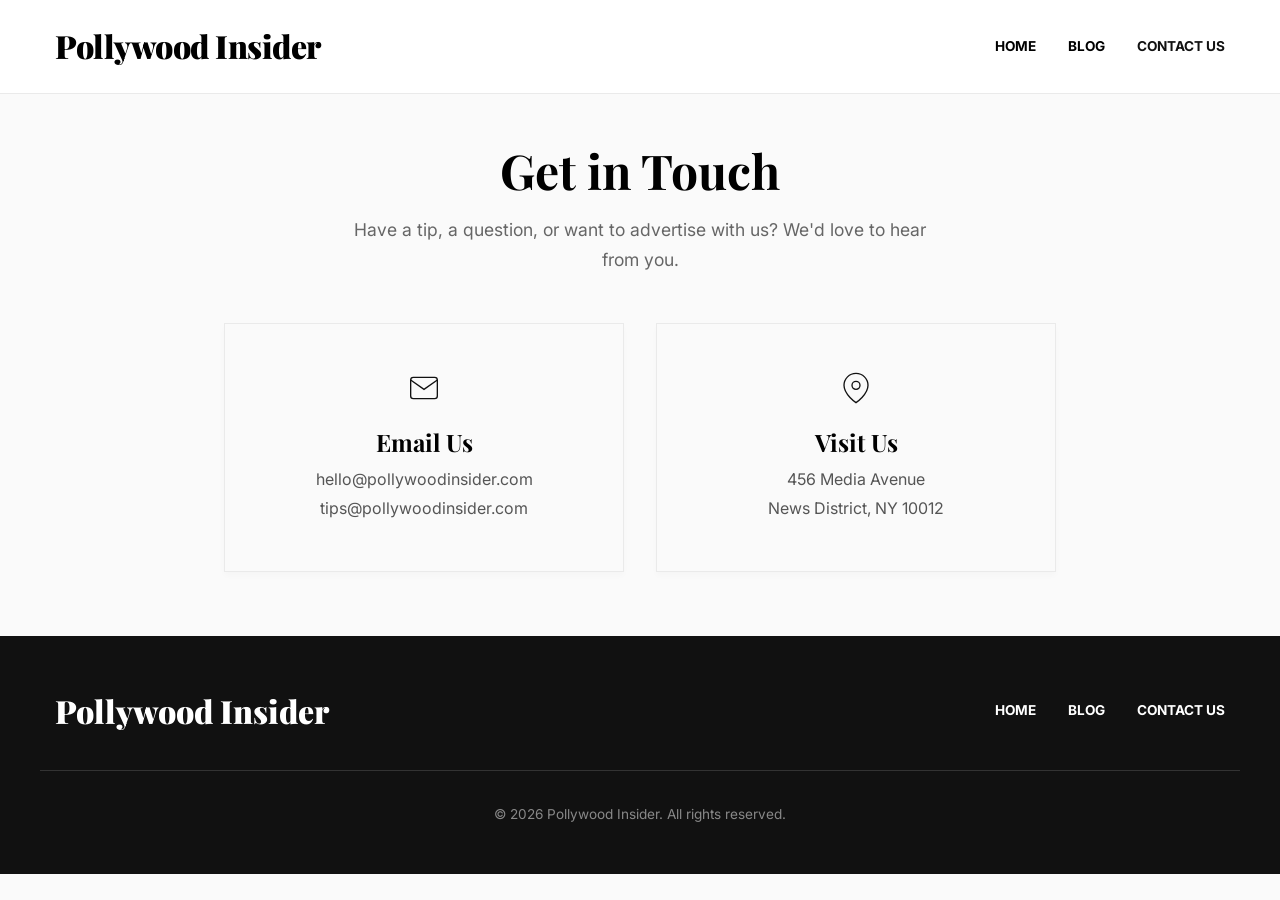
<file: contact.html>
<!DOCTYPE html>
<html lang="en">
<head>
    <meta charset="UTF-8">
    <meta name="viewport" content="width=device-width, initial-scale=1.0">
    <title>Contact Us - Pollywood Insider</title>
    <link rel="stylesheet" href="style.css">

    <!-- SEO Tags -->
    <meta property="og:title" content="Contact Us - Pollywood Insider">
    <meta property="og:description" content="Latest news from Pollywood Insider">
    <meta property="og:url" content="https://www.pollywoodinsider.in/contact.html">
    <meta property="og:type" content="article">
    <meta name="twitter:card" content="summary_large_image">
    <meta name="twitter:title" content="Contact Us - Pollywood Insider">
    <meta name="twitter:description" content="Latest news from Pollywood Insider">
    <link rel="canonical" href="https://www.pollywoodinsider.in/contact.html">
</head>
<body>
        <!-- Simple Header -->
    <header class="simple-header">
        <div class="header-container">
            <span class="logo">Pollywood Insider</span>
            <div class="hamburger" id="hamburger">
                <span></span>
                <span></span>
                <span></span>
            </div>
            <nav class="simple-nav" id="nav-menu">
                <a href="index.html" class="">HOME</a>
                <a href="blog.html" class="">BLOG</a>
                <a href="contact.html" class="active">CONTACT US</a>
            </nav>
        </div>
    </header>

    <!-- Main Content -->
    <main class="container">
        <section class="contact-hero">
            <h1 class="headline-serif" style="font-size: 3rem; margin-bottom: 1rem;">Get in Touch</h1>
            <p style="color: #666; font-size: 1.1rem; max-width: 600px; margin: 0 auto;">Have a tip, a question, or want to advertise with us? We'd love to hear from you.</p>
        </section>
        
        <section class="contact-cards">
            <div class="contact-card">
                <svg viewBox="0 0 24 24">
                    <path d="M4 4h16c1.1 0 2 .9 2 2v12c0 1.1-.9 2-2 2H4c-1.1 0-2-.9-2-2V6c0-1.1.9-2 2-2z"></path>
                    <polyline points="22,6 12,13 2,6"></polyline>
                </svg>
                <h3 class="headline-serif" style="font-size: 1.5rem; margin-bottom: 0.5rem;">Email Us</h3>
                <p style="color: #555; line-height: 1.8;">hello@pollywoodinsider.com<br>tips@pollywoodinsider.com</p>
            </div>
            
            <div class="contact-card">
                <svg viewBox="0 0 24 24">
                    <path d="M21 10c0 7-9 13-9 13s-9-6-9-13a9 9 0 0 1 18 0z"></path>
                    <circle cx="12" cy="10" r="3"></circle>
                </svg>
                <h3 class="headline-serif" style="font-size: 1.5rem; margin-bottom: 0.5rem;">Visit Us</h3>
                <p style="color: #555; line-height: 1.8;">456 Media Avenue<br>News District, NY 10012</p>
            </div>
        </section>
    </main>

        <!-- Simple Footer -->
    <footer class="simple-footer">
        <div class="footer-top">
            <span class="footer-logo">Pollywood Insider</span>
            <nav class="footer-nav">
                <a href="index.html">HOME</a>
                <a href="blog.html">BLOG</a>
                <a href="contact.html">CONTACT US</a>
            </nav>
        </div>
        <div class="footer-bottom">
            <p>&copy; 2026 Pollywood Insider. All rights reserved.</p>
        </div>
    </footer>

    <script>
        const hamburger = document.getElementById('hamburger');
        const navMenu = document.getElementById('nav-menu');
        if(hamburger) {
            hamburger.addEventListener('click', () => {
                navMenu.classList.toggle('show-nav');
            });
        }
    </script>
</body>
</html>
</file>
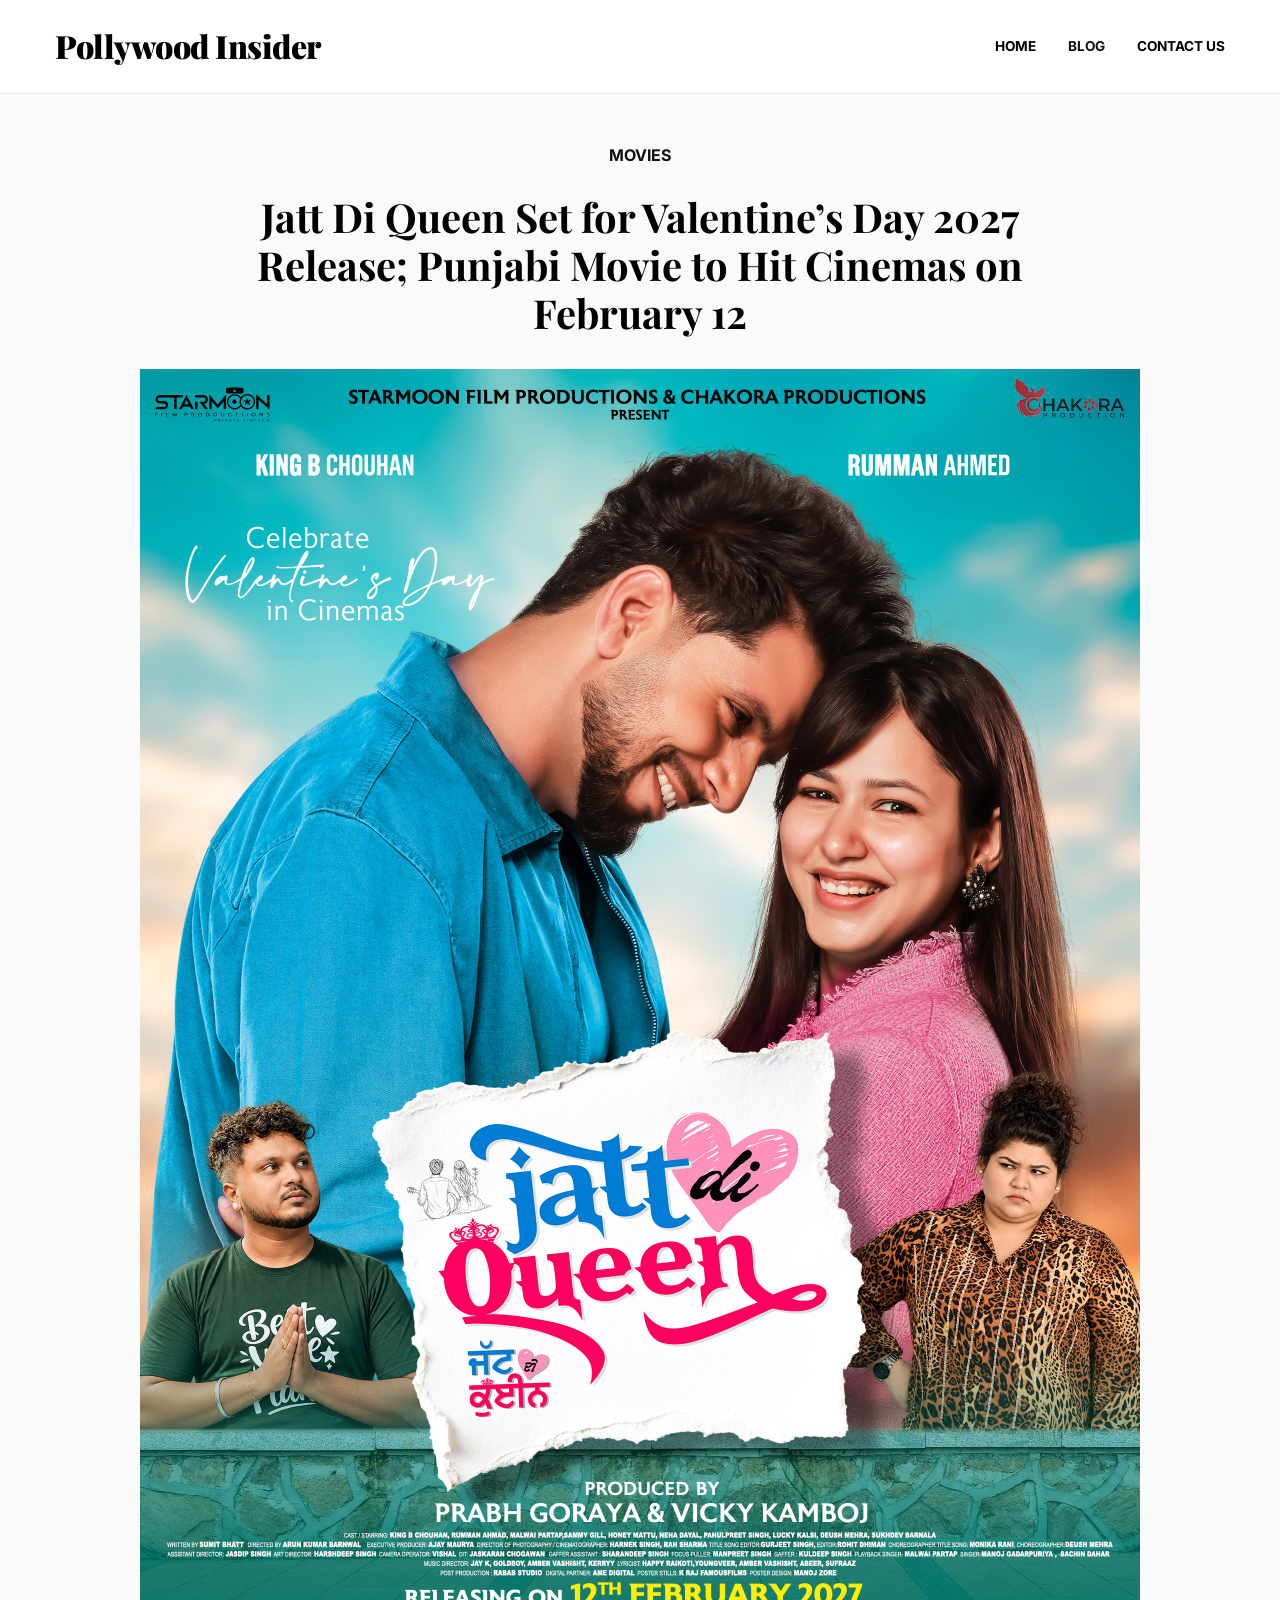
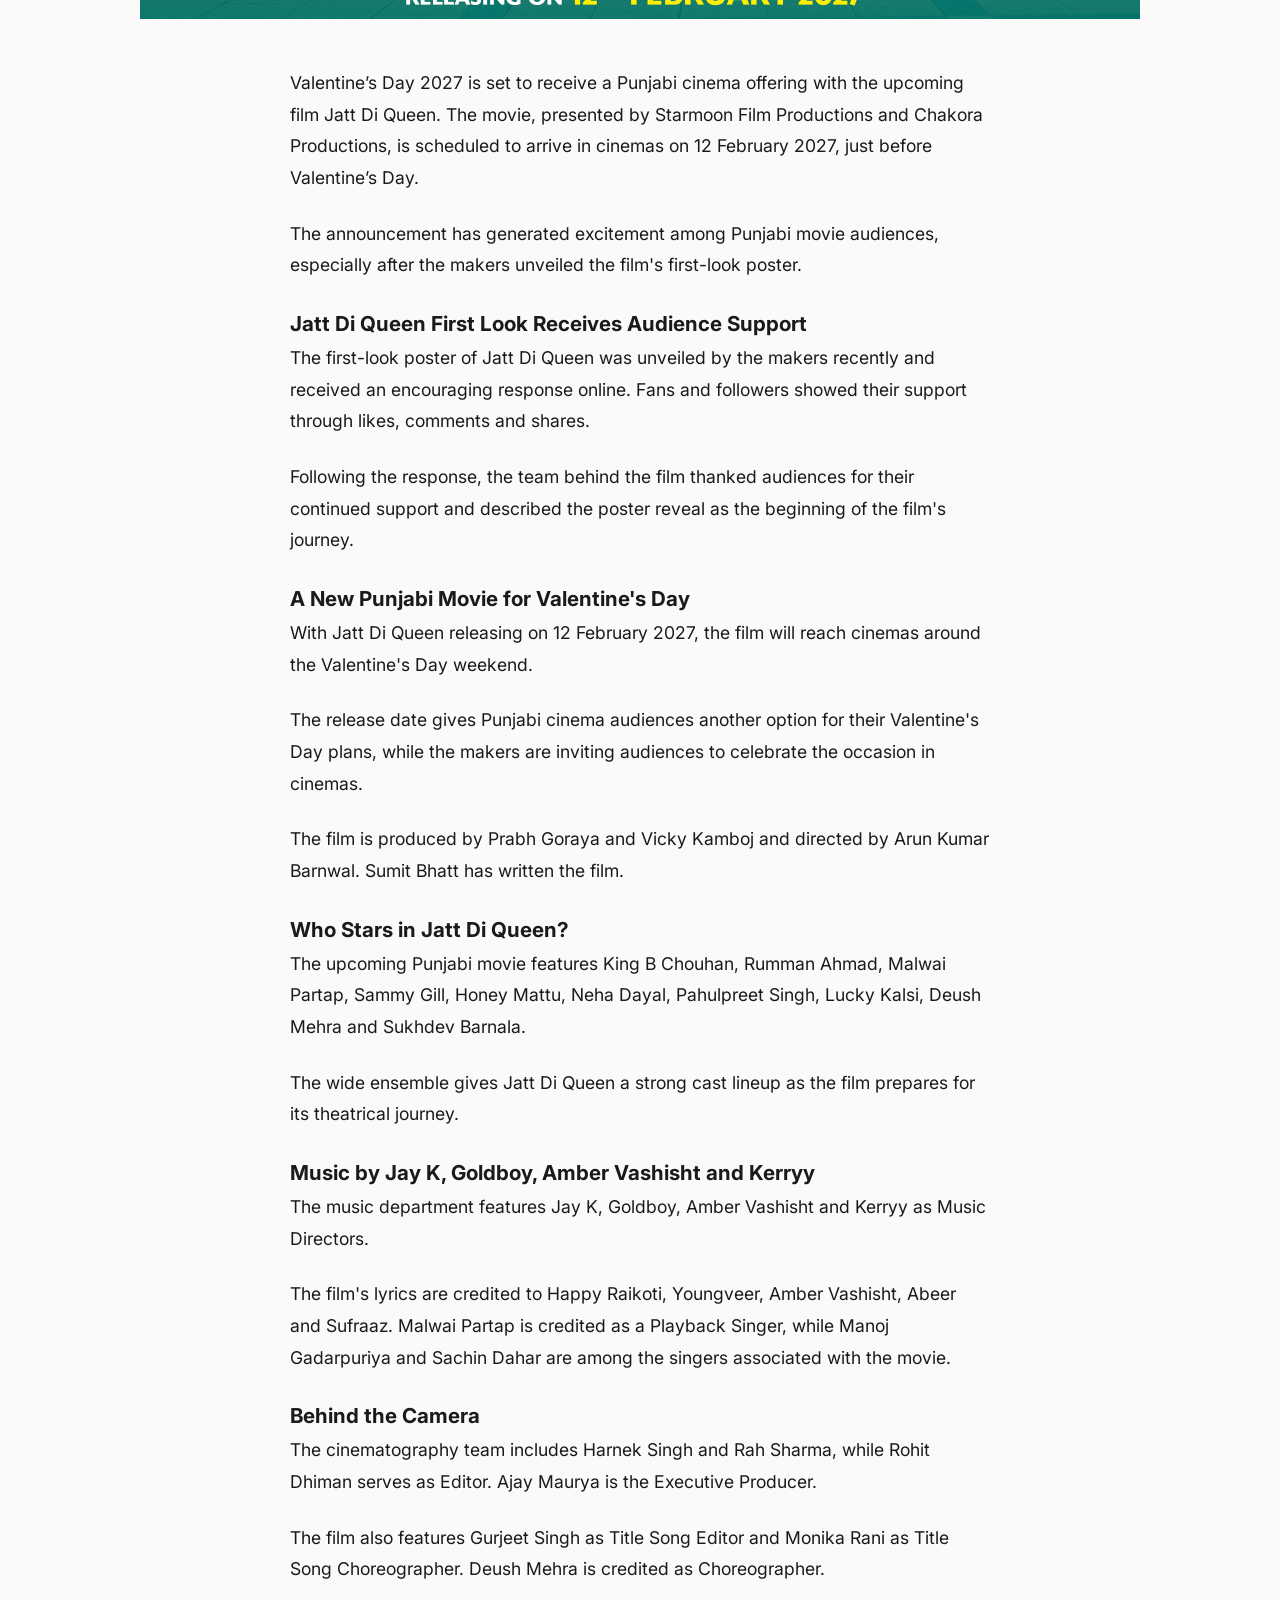
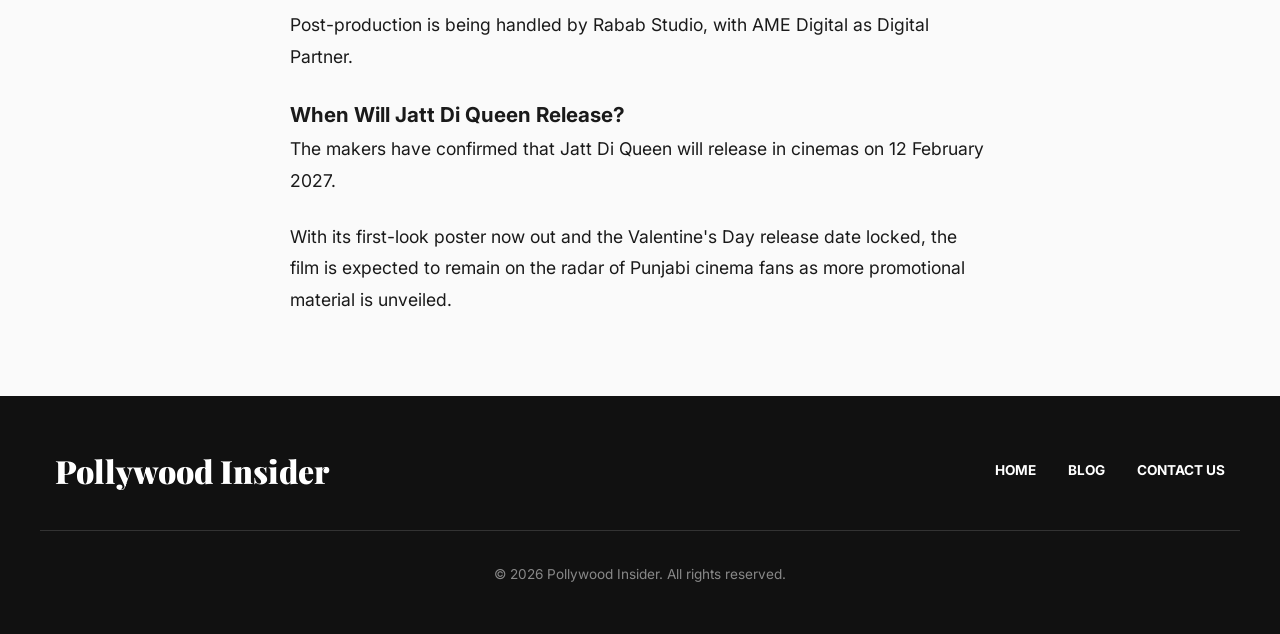
<file: jatt-di-queen-set-for-valentines-day-2027-release.html>
<!DOCTYPE html>
<html lang="en">
<head>
    <meta charset="UTF-8">
    <meta name="viewport" content="width=device-width, initial-scale=1.0">
    <title>Jatt Di Queen Set for Valentine’s Day 2027 Release; Punjabi Movie to Hit Cinemas on February 12 - Pollywood Insider</title>
    <link rel="stylesheet" href="style.css">

    <!-- SEO Tags -->
    <meta property="og:title" content="Jatt Di Queen Set for Valentine’s Day 2027 Release; Punjabi Movie to Hit Cinemas on February 12 - Pollywood Insider">
    <meta property="og:description" content="Valentine’s Day 2027 is set to receive a Punjabi cinema offering with the upcoming film Jatt Di Queen.">
    <meta property="og:url" content="https://www.pollywoodinsider.in/jatt-di-queen-set-for-valentines-day-2027-release.html">
    <meta property="og:type" content="article">
    <meta property="og:image" content="https://www.pollywoodinsider.in/assets/imgs/JATT%20DI%20QUEEN%20POSTER%202.jpg.jpeg">
    <meta name="twitter:card" content="summary_large_image">
    <meta name="twitter:title" content="Jatt Di Queen Set for Valentine’s Day 2027 Release">
    <meta name="twitter:description" content="Valentine’s Day 2027 is set to receive a Punjabi cinema offering with the upcoming film Jatt Di Queen.">
    <meta name="twitter:image" content="https://www.pollywoodinsider.in/assets/imgs/JATT%20DI%20QUEEN%20POSTER%202.jpg.jpeg">
    <link rel="canonical" href="https://www.pollywoodinsider.in/jatt-di-queen-set-for-valentines-day-2027-release.html">
</head>
<body>
        <!-- Simple Header -->
    <header class="simple-header">
        <div class="header-container">
            <span class="logo">Pollywood Insider</span>
            <div class="hamburger" id="hamburger">
                <span></span>
                <span></span>
                <span></span>
            </div>
            <nav class="simple-nav" id="nav-menu">
                <a href="index.html" class="">HOME</a>
                <a href="blog.html" class="active">BLOG</a>
                <a href="contact.html" class="">CONTACT US</a>
            </nav>
        </div>
    </header>

    <!-- Main Content -->
    <main class="container">
        <div class="article-header">
            <div class="hero-meta" style="justify-content: center; display: flex; margin-bottom: 1.5rem; text-transform: uppercase; font-weight: bold; color: #111;">MOVIES</div>
            <h1 class="headline-serif">Jatt Di Queen Set for Valentine’s Day 2027 Release; Punjabi Movie to Hit Cinemas on February 12</h1>
            
        </div>
        
        <div class="article-image">
            <img src="assets/imgs/JATT%20DI%20QUEEN%20POSTER%202.jpg.jpeg" alt="Jatt Di Queen Poster" style="width: 100%; height: auto; display: block;">
        </div>

        <div class="article-content">
            <p>Valentine’s Day 2027 is set to receive a Punjabi cinema offering with the upcoming film Jatt Di Queen. The movie, presented by Starmoon Film Productions and Chakora Productions, is scheduled to arrive in cinemas on 12 February 2027, just before Valentine’s Day.</p>
            <p>The announcement has generated excitement among Punjabi movie audiences, especially after the makers unveiled the film's first-look poster.</p>

            <h3>Jatt Di Queen First Look Receives Audience Support</h3>
            <p>The first-look poster of Jatt Di Queen was unveiled by the makers recently and received an encouraging response online. Fans and followers showed their support through likes, comments and shares.</p>
            <p>Following the response, the team behind the film thanked audiences for their continued support and described the poster reveal as the beginning of the film's journey.</p>

            <h3>A New Punjabi Movie for Valentine's Day</h3>
            <p>With Jatt Di Queen releasing on 12 February 2027, the film will reach cinemas around the Valentine's Day weekend.</p>
            <p>The release date gives Punjabi cinema audiences another option for their Valentine's Day plans, while the makers are inviting audiences to celebrate the occasion in cinemas.</p>
            <p>The film is produced by Prabh Goraya and Vicky Kamboj and directed by Arun Kumar Barnwal. Sumit Bhatt has written the film.</p>

            <h3>Who Stars in Jatt Di Queen?</h3>
            <p>The upcoming Punjabi movie features King B Chouhan, Rumman Ahmad, Malwai Partap, Sammy Gill, Honey Mattu, Neha Dayal, Pahulpreet Singh, Lucky Kalsi, Deush Mehra and Sukhdev Barnala.</p>
            <p>The wide ensemble gives Jatt Di Queen a strong cast lineup as the film prepares for its theatrical journey.</p>

            <h3>Music by Jay K, Goldboy, Amber Vashisht and Kerryy</h3>
            <p>The music department features Jay K, Goldboy, Amber Vashisht and Kerryy as Music Directors.</p>
            <p>The film's lyrics are credited to Happy Raikoti, Youngveer, Amber Vashisht, Abeer and Sufraaz. Malwai Partap is credited as a Playback Singer, while Manoj Gadarpuriya and Sachin Dahar are among the singers associated with the movie.</p>

            <h3>Behind the Camera</h3>
            <p>The cinematography team includes Harnek Singh and Rah Sharma, while Rohit Dhiman serves as Editor. Ajay Maurya is the Executive Producer.</p>
            <p>The film also features Gurjeet Singh as Title Song Editor and Monika Rani as Title Song Choreographer. Deush Mehra is credited as Choreographer.</p>
            <p>Post-production is being handled by Rabab Studio, with AME Digital as Digital Partner.</p>

            <h3>When Will Jatt Di Queen Release?</h3>
            <p>The makers have confirmed that Jatt Di Queen will release in cinemas on 12 February 2027.</p>
            <p>With its first-look poster now out and the Valentine's Day release date locked, the film is expected to remain on the radar of Punjabi cinema fans as more promotional material is unveiled.</p>
        </div>
    </main>

        <!-- Simple Footer -->
    <footer class="simple-footer">
        <div class="footer-top">
            <span class="footer-logo">Pollywood Insider</span>
            <nav class="footer-nav">
                <a href="index.html">HOME</a>
                <a href="blog.html">BLOG</a>
                <a href="contact.html">CONTACT US</a>
            </nav>
        </div>
        <div class="footer-bottom">
            <p>&copy; 2026 Pollywood Insider. All rights reserved.</p>
        </div>
    </footer>

    <script>
        const hamburger = document.getElementById('hamburger');
        const navMenu = document.getElementById('nav-menu');
        if(hamburger) {
            hamburger.addEventListener('click', () => {
                navMenu.classList.toggle('show-nav');
            });
        }
    </script>
</body>
</html>
</file>
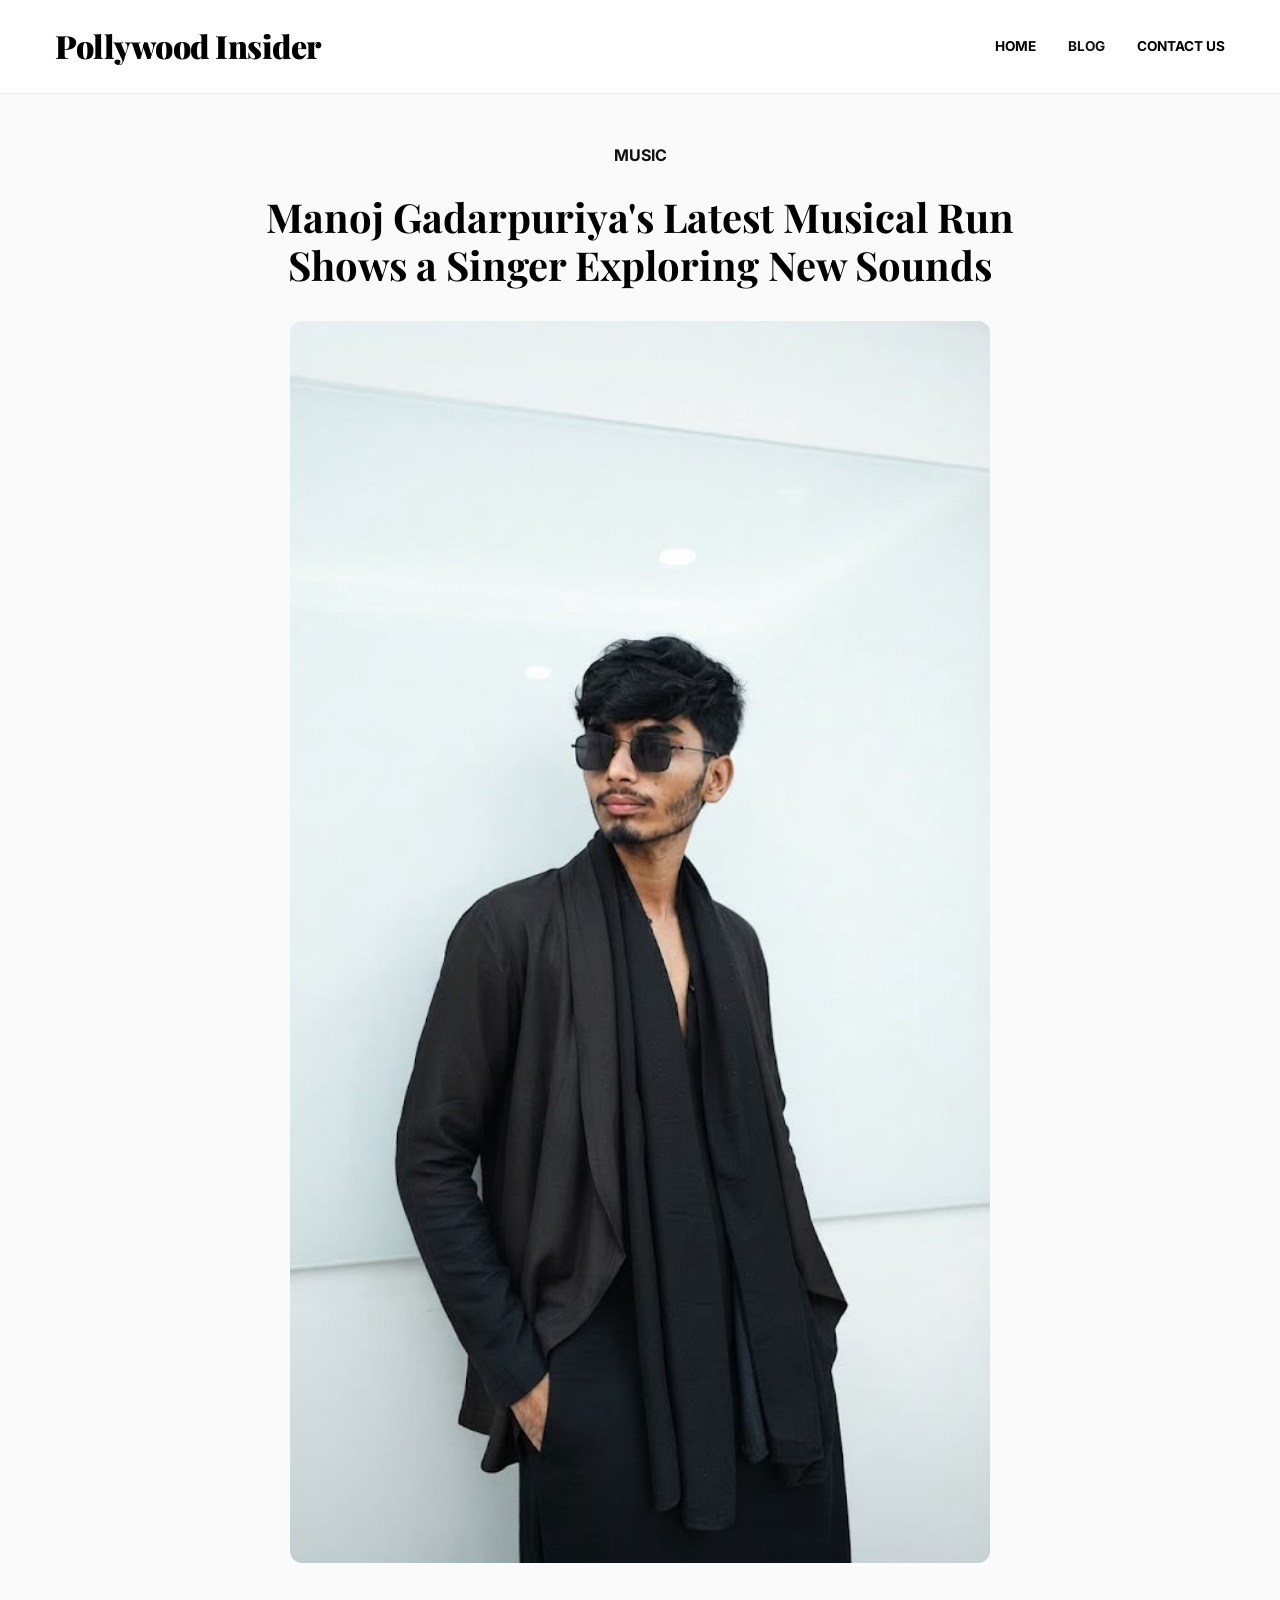
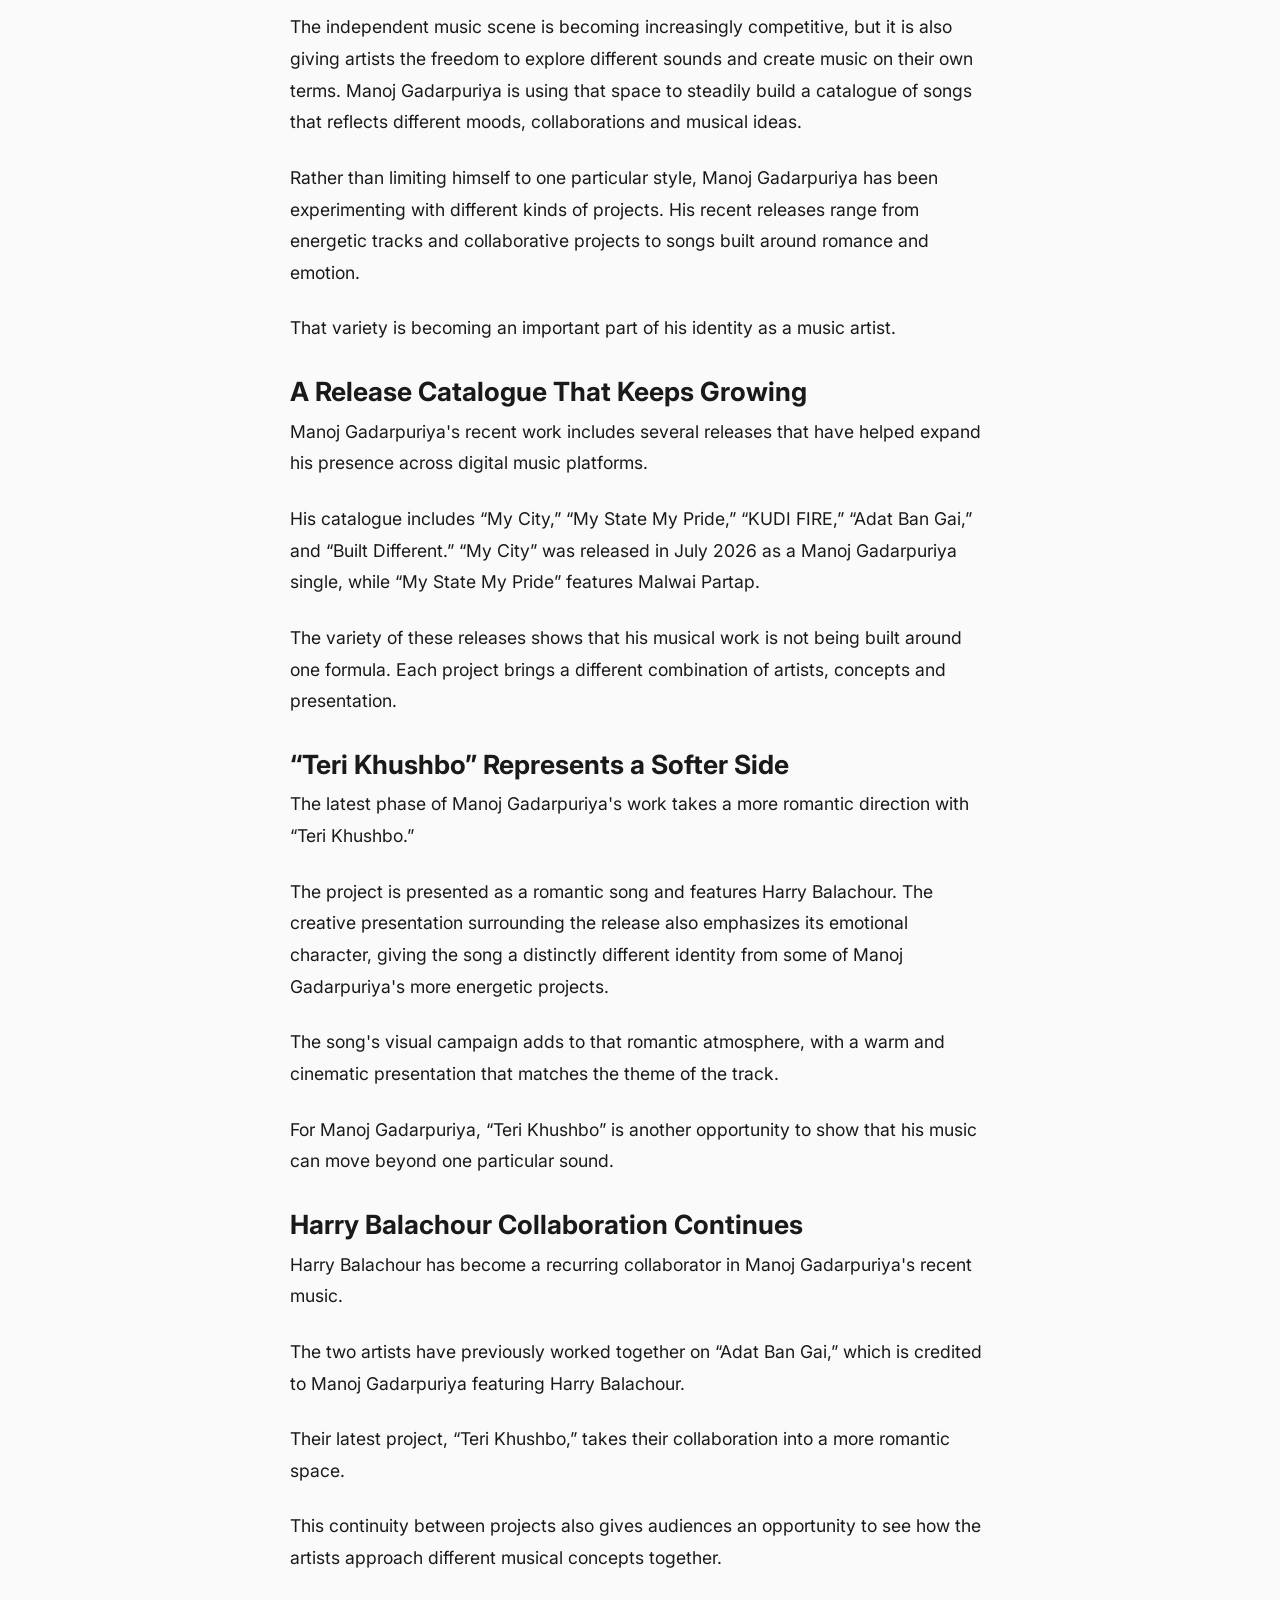
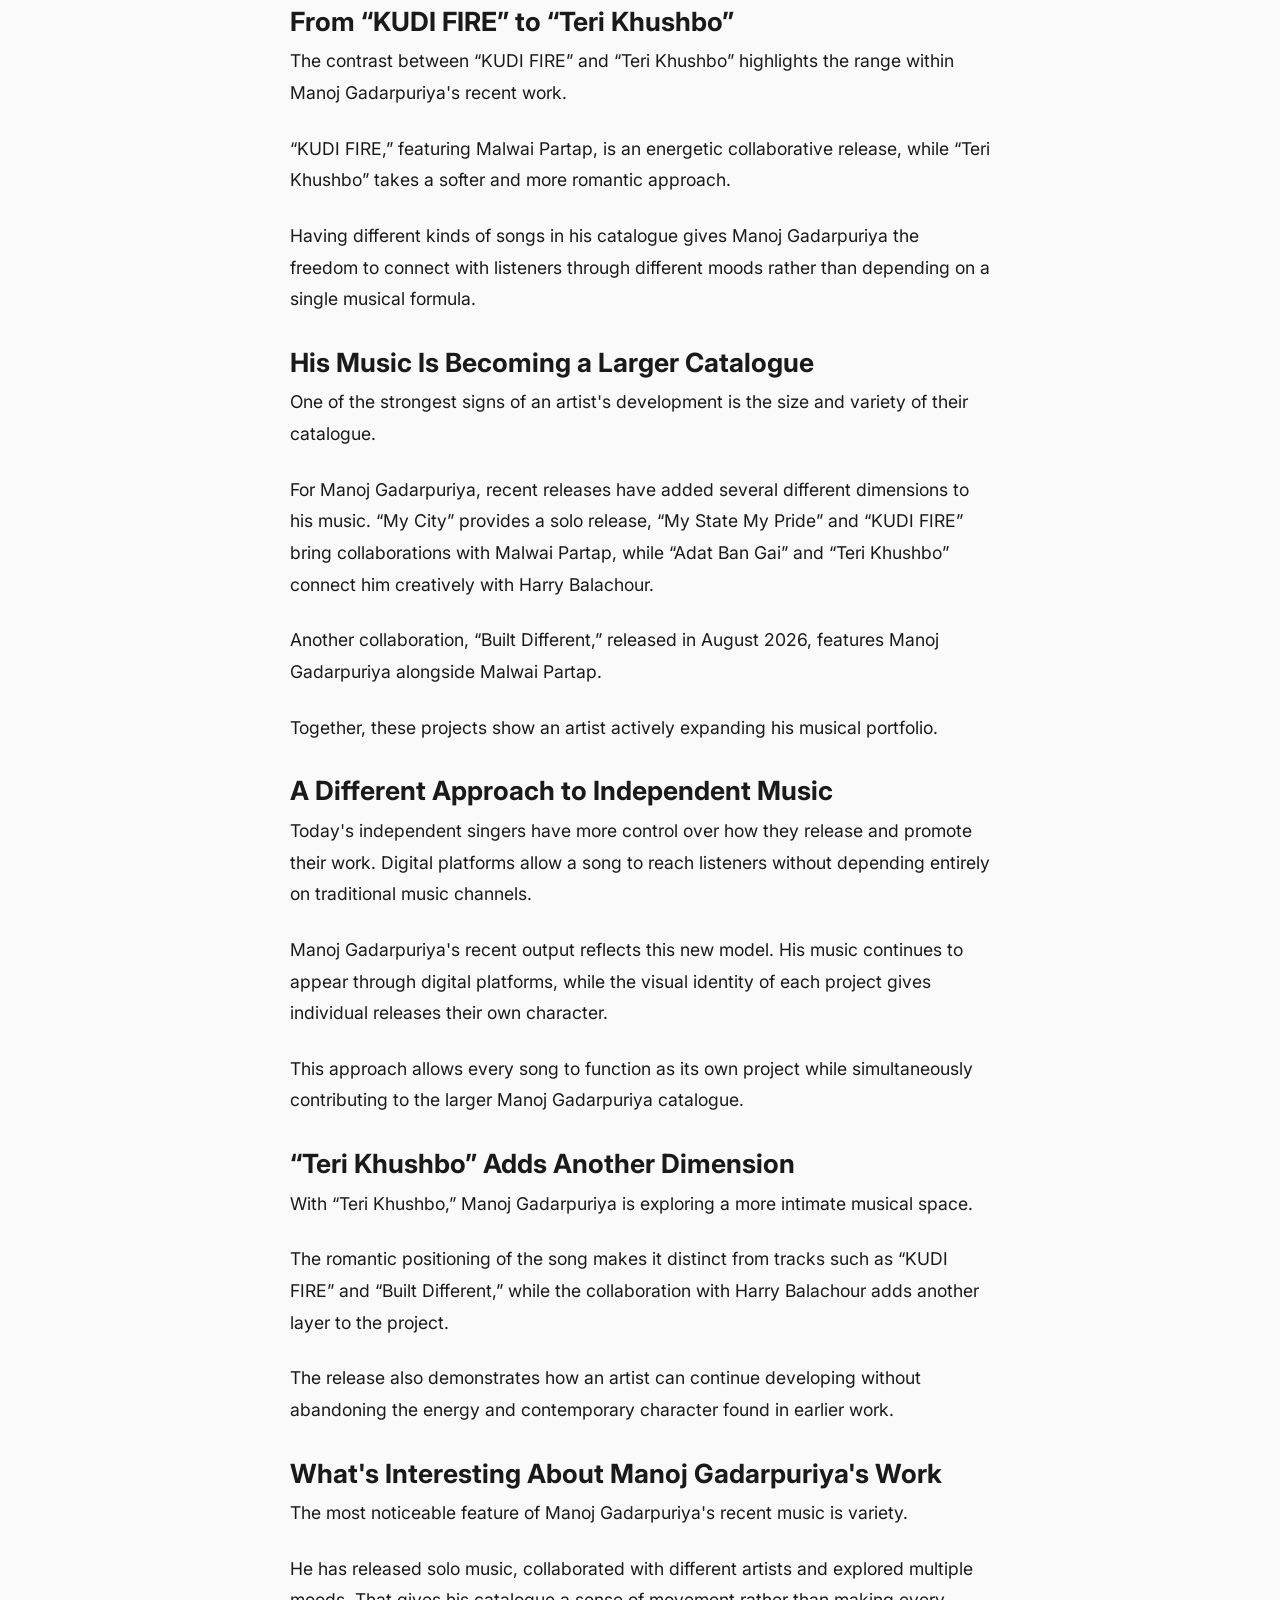
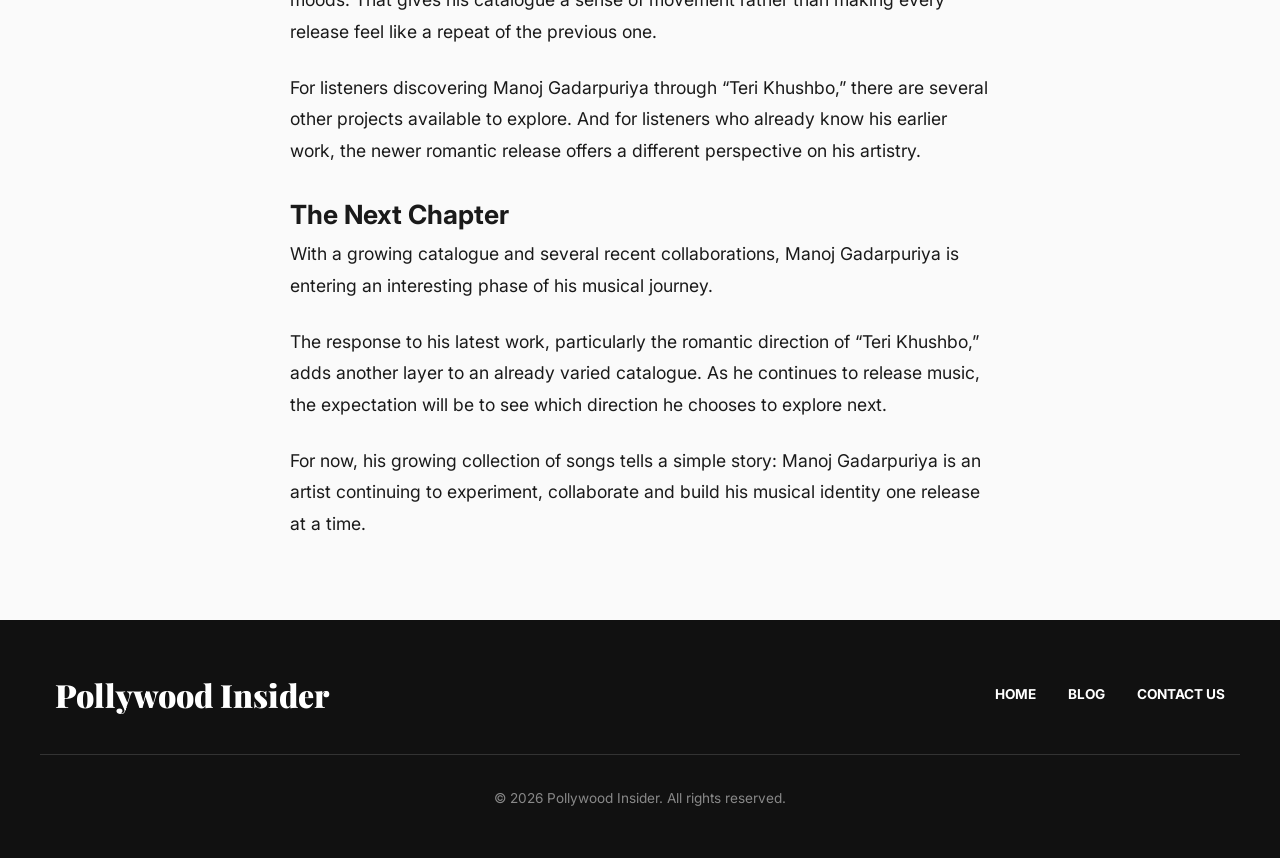
<file: manoj-gadarpuriya-songs-teri-khushbo-latest-music-new-releases.html>
<!DOCTYPE html>
<html lang="en">
<head>
    <meta charset="UTF-8">
    <meta name="viewport" content="width=device-width, initial-scale=1.0">
    <title>Manoj Gadarpuriya Songs: Teri Khushbo, Latest Music & New Releases</title>
    <meta name="description" content="Explore Manoj Gadarpuriya's latest music, including Teri Khushbo, My City, KUDI FIRE, Adat Ban Gai, My State My Pride and his recent collaborations.">
    <meta name="keywords" content="Manoj Gadarpuriya, Manoj Gadarpuriya songs, Manoj Gadarpuriya singer, Manoj Gadarpuriya music, Manoj Gadarpuriya latest song, Manoj Gadarpuriya new song, Manoj Gadarpuriya Teri Khushbo, Teri Khushbo song, Manoj Gadarpuriya KUDI FIRE, Manoj Gadarpuriya My City, Manoj Gadarpuriya Adat Ban Gai, Manoj Gadarpuriya latest music.">
    <link rel="stylesheet" href="style.css?v=4">

    <!-- SEO Tags -->
    <meta property="og:title" content="Manoj Gadarpuriya Songs: Teri Khushbo, Latest Music & New Releases">
    <meta property="og:description" content="Explore Manoj Gadarpuriya's latest music, including Teri Khushbo, My City, KUDI FIRE, Adat Ban Gai, My State My Pride and his recent collaborations.">
    <meta property="og:url" content="https://www.pollywoodinsider.in/manoj-gadarpuriya-songs-teri-khushbo-latest-music-new-releases.html">
    <meta property="og:type" content="article">
    <meta name="twitter:card" content="summary_large_image">
    <meta name="twitter:title" content="Manoj Gadarpuriya Songs: Teri Khushbo, Latest Music & New Releases">
    <meta name="twitter:description" content="Explore Manoj Gadarpuriya's latest music, including Teri Khushbo, My City, KUDI FIRE, Adat Ban Gai, My State My Pride and his recent collaborations.">
    <link rel="canonical" href="https://www.pollywoodinsider.in/manoj-gadarpuriya-songs-teri-khushbo-latest-music-new-releases.html">
</head>
<body>
        <!-- Simple Header -->
    <header class="simple-header">
        <div class="header-container">
            <span class="logo">Pollywood Insider</span>
            <div class="hamburger" id="hamburger">
                <span></span>
                <span></span>
                <span></span>
            </div>
            <nav class="simple-nav" id="nav-menu">
                <a href="index.html" class="">HOME</a>
                <a href="blog.html" class="active">BLOG</a>
                <a href="contact.html" class="">CONTACT US</a>
            </nav>
        </div>
    </header>

    <!-- Main Content -->
    <main class="container">
        <div class="article-header">
            <div class="hero-meta" style="justify-content: center; display: flex; margin-bottom: 1.5rem; text-transform: uppercase; font-weight: bold; color: #111;">MUSIC</div>
            <h1 class="headline-serif">Manoj Gadarpuriya's Latest Musical Run Shows a Singer Exploring New Sounds</h1>
            
        </div>
        
        <div class="article-content">
            <img src="assets/imgs/manoj-gadarpuriya3.jpeg" alt="Manoj Gadarpuriya" class="blog-post-image">
            <p>The independent music scene is becoming increasingly competitive, but it is also giving artists the freedom to explore different sounds and create music on their own terms. Manoj Gadarpuriya is using that space to steadily build a catalogue of songs that reflects different moods, collaborations and musical ideas.</p>
            
            <p>Rather than limiting himself to one particular style, Manoj Gadarpuriya has been experimenting with different kinds of projects. His recent releases range from energetic tracks and collaborative projects to songs built around romance and emotion.</p>
            
            <p>That variety is becoming an important part of his identity as a music artist.</p>
            
            <h2>A Release Catalogue That Keeps Growing</h2>
            <p>Manoj Gadarpuriya's recent work includes several releases that have helped expand his presence across digital music platforms.</p>
            <p>His catalogue includes “My City,” “My State My Pride,” “KUDI FIRE,” “Adat Ban Gai,” and “Built Different.” “My City” was released in July 2026 as a Manoj Gadarpuriya single, while “My State My Pride” features Malwai Partap.</p>
            <p>The variety of these releases shows that his musical work is not being built around one formula. Each project brings a different combination of artists, concepts and presentation.</p>
            
            <h2>“Teri Khushbo” Represents a Softer Side</h2>
            <p>The latest phase of Manoj Gadarpuriya's work takes a more romantic direction with “Teri Khushbo.”</p>
            <p>The project is presented as a romantic song and features Harry Balachour. The creative presentation surrounding the release also emphasizes its emotional character, giving the song a distinctly different identity from some of Manoj Gadarpuriya's more energetic projects.</p>
            <p>The song's visual campaign adds to that romantic atmosphere, with a warm and cinematic presentation that matches the theme of the track.</p>
            <p>For Manoj Gadarpuriya, “Teri Khushbo” is another opportunity to show that his music can move beyond one particular sound.</p>
            
            <h2>Harry Balachour Collaboration Continues</h2>
            <p>Harry Balachour has become a recurring collaborator in Manoj Gadarpuriya's recent music.</p>
            <p>The two artists have previously worked together on “Adat Ban Gai,” which is credited to Manoj Gadarpuriya featuring Harry Balachour.</p>
            <p>Their latest project, “Teri Khushbo,” takes their collaboration into a more romantic space.</p>
            <p>This continuity between projects also gives audiences an opportunity to see how the artists approach different musical concepts together.</p>
            
            <h2>From “KUDI FIRE” to “Teri Khushbo”</h2>
            <p>The contrast between “KUDI FIRE” and “Teri Khushbo” highlights the range within Manoj Gadarpuriya's recent work.</p>
            <p>“KUDI FIRE,” featuring Malwai Partap, is an energetic collaborative release, while “Teri Khushbo” takes a softer and more romantic approach.</p>
            <p>Having different kinds of songs in his catalogue gives Manoj Gadarpuriya the freedom to connect with listeners through different moods rather than depending on a single musical formula.</p>
            
            <h2>His Music Is Becoming a Larger Catalogue</h2>
            <p>One of the strongest signs of an artist's development is the size and variety of their catalogue.</p>
            <p>For Manoj Gadarpuriya, recent releases have added several different dimensions to his music. “My City” provides a solo release, “My State My Pride” and “KUDI FIRE” bring collaborations with Malwai Partap, while “Adat Ban Gai” and “Teri Khushbo” connect him creatively with Harry Balachour.</p>
            <p>Another collaboration, “Built Different,” released in August 2026, features Manoj Gadarpuriya alongside Malwai Partap.</p>
            <p>Together, these projects show an artist actively expanding his musical portfolio.</p>
            
            <h2>A Different Approach to Independent Music</h2>
            <p>Today's independent singers have more control over how they release and promote their work. Digital platforms allow a song to reach listeners without depending entirely on traditional music channels.</p>
            <p>Manoj Gadarpuriya's recent output reflects this new model. His music continues to appear through digital platforms, while the visual identity of each project gives individual releases their own character.</p>
            <p>This approach allows every song to function as its own project while simultaneously contributing to the larger Manoj Gadarpuriya catalogue.</p>
            
            <h2>“Teri Khushbo” Adds Another Dimension</h2>
            <p>With “Teri Khushbo,” Manoj Gadarpuriya is exploring a more intimate musical space.</p>
            <p>The romantic positioning of the song makes it distinct from tracks such as “KUDI FIRE” and “Built Different,” while the collaboration with Harry Balachour adds another layer to the project.</p>
            <p>The release also demonstrates how an artist can continue developing without abandoning the energy and contemporary character found in earlier work.</p>
            
            <h2>What's Interesting About Manoj Gadarpuriya's Work</h2>
            <p>The most noticeable feature of Manoj Gadarpuriya's recent music is variety.</p>
            <p>He has released solo music, collaborated with different artists and explored multiple moods. That gives his catalogue a sense of movement rather than making every release feel like a repeat of the previous one.</p>
            <p>For listeners discovering Manoj Gadarpuriya through “Teri Khushbo,” there are several other projects available to explore. And for listeners who already know his earlier work, the newer romantic release offers a different perspective on his artistry.</p>
            
            <h2>The Next Chapter</h2>
            <p>With a growing catalogue and several recent collaborations, Manoj Gadarpuriya is entering an interesting phase of his musical journey.</p>
            <p>The response to his latest work, particularly the romantic direction of “Teri Khushbo,” adds another layer to an already varied catalogue. As he continues to release music, the expectation will be to see which direction he chooses to explore next.</p>
            <p>For now, his growing collection of songs tells a simple story: Manoj Gadarpuriya is an artist continuing to experiment, collaborate and build his musical identity one release at a time.</p>
        </div>
    </main>

        <!-- Simple Footer -->
    <footer class="simple-footer">
        <div class="footer-top">
            <span class="footer-logo">Pollywood Insider</span>
            <nav class="footer-nav">
                <a href="index.html">HOME</a>
                <a href="blog.html">BLOG</a>
                <a href="contact.html">CONTACT US</a>
            </nav>
        </div>
        <div class="footer-bottom">
            <p>&copy; 2026 Pollywood Insider. All rights reserved.</p>
        </div>
    </footer>

    <script>
        const hamburger = document.getElementById('hamburger');
        const navMenu = document.getElementById('nav-menu');
        if(hamburger) {
            hamburger.addEventListener('click', () => {
                navMenu.classList.toggle('show-nav');
            });
        }
    </script>
</body>
</html>
</file>
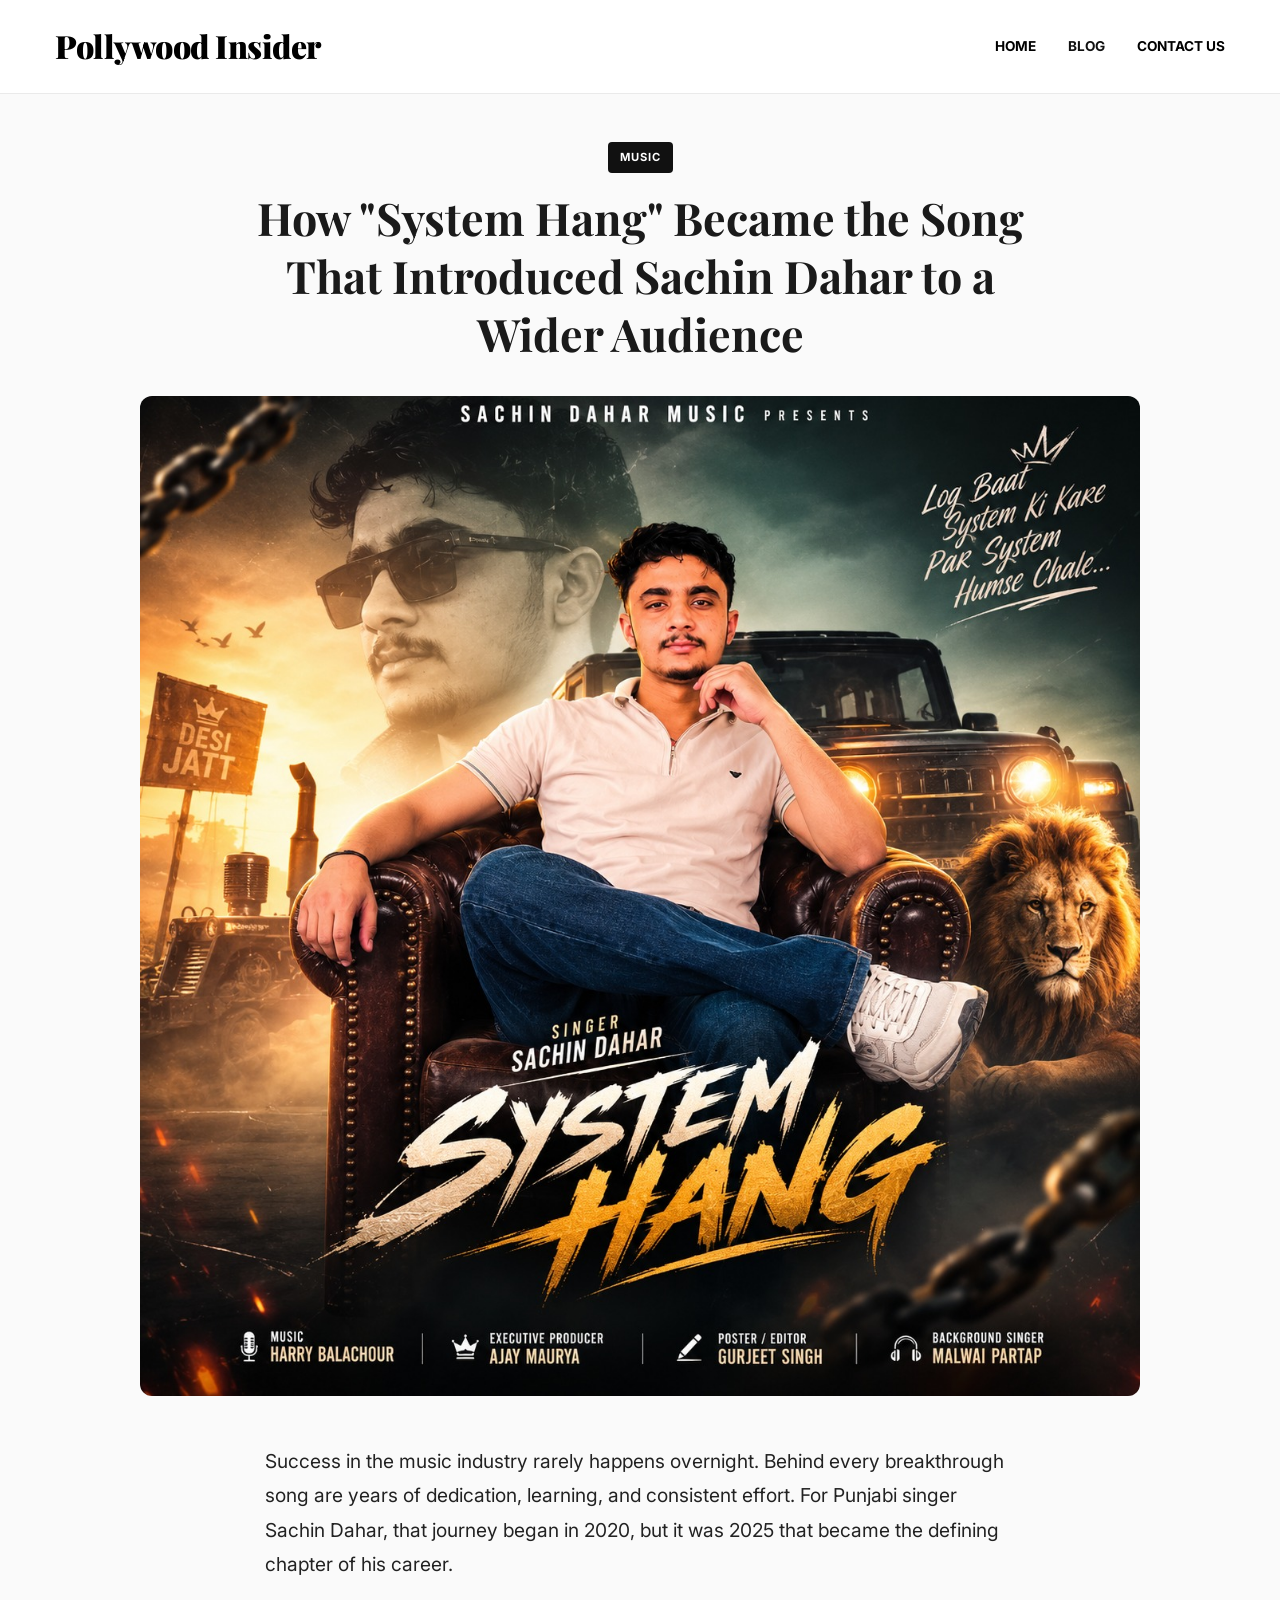
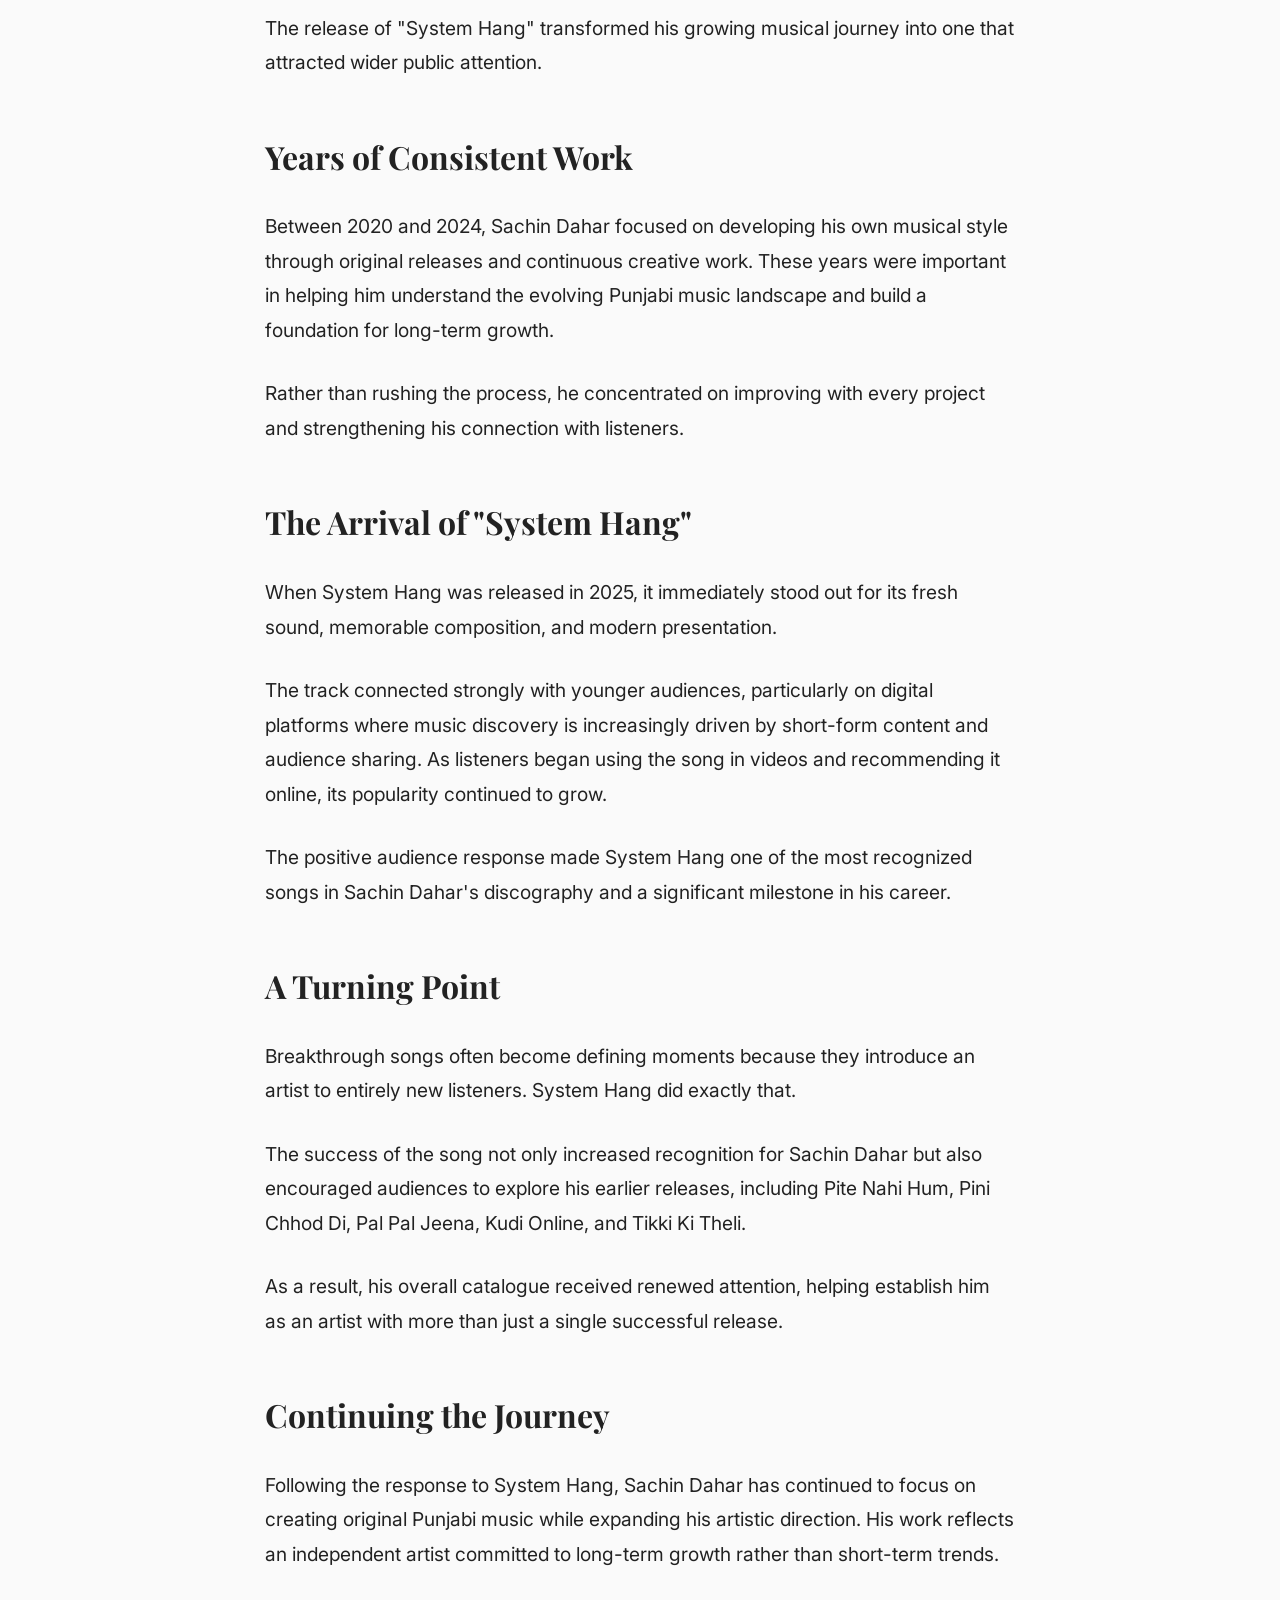
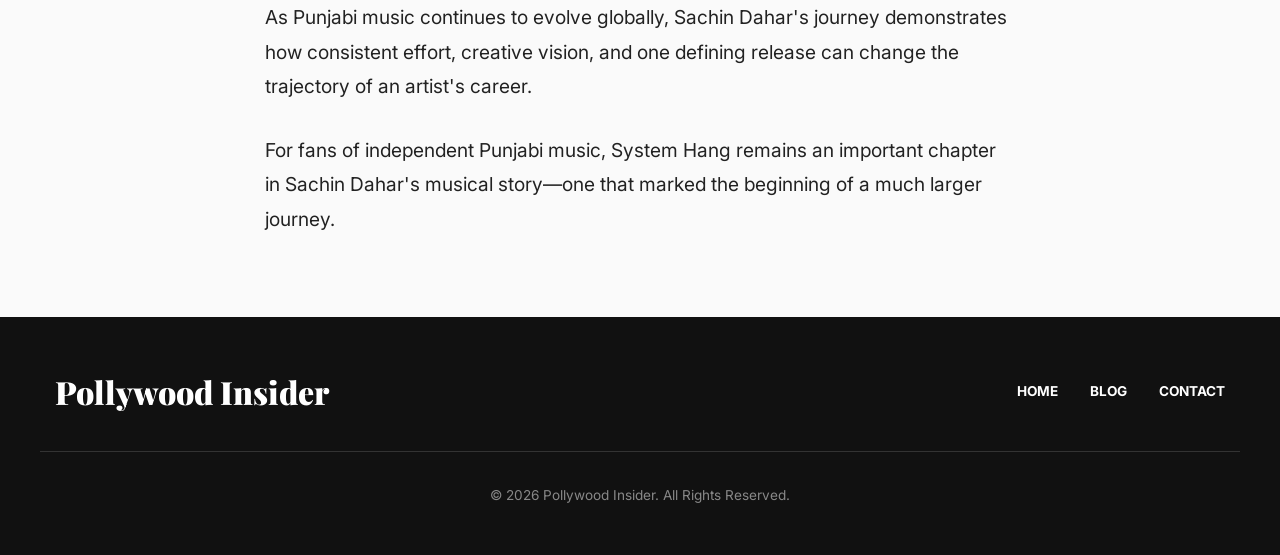
<file: sachin-dahar-system-hang.html>
<!DOCTYPE html>
<html lang="en">
<head>
    <meta charset="UTF-8">
    <meta name="viewport" content="width=device-width, initial-scale=1.0">
    <title>How "System Hang" Became the Song That Introduced Sachin Dahar to a Wider Audience - Pollywood Insider</title>
    <meta name="description" content="Discover how Sachin Dahar is shaping his musical identity through original Punjabi songs, creative releases, and a growing presence in the independent music industry.">
    <link rel="stylesheet" href="style.css">
    <link href="https://fonts.googleapis.com/css2?family=Playfair+Display:wght@700;900&family=Roboto:wght@300;400;500;700&display=swap" rel="stylesheet">

    <!-- SEO Tags -->
    <meta property="og:title" content="How "System Hang" Became the Song That Introduced Sachin Dahar to a Wider Audience - Pollywood Insider">
    <meta property="og:description" content="Discover how Sachin Dahar is shaping his musical identity through original Punjabi songs, creative releases, and a growing presence in the independent music industry.">
    <meta property="og:url" content="https://www.pollywoodinsider.in/sachin-dahar-system-hang.html">
    <meta property="og:type" content="article">
    <meta name="twitter:card" content="summary_large_image">
    <meta name="twitter:title" content="How "System Hang" Became the Song That Introduced Sachin Dahar to a Wider Audience - Pollywood Insider">
    <meta name="twitter:description" content="Discover how Sachin Dahar is shaping his musical identity through original Punjabi songs, creative releases, and a growing presence in the independent music industry.">
    <link rel="canonical" href="https://www.pollywoodinsider.in/sachin-dahar-system-hang.html">
</head>
<body>
    <!-- Simple Header -->
    <header class="simple-header">
        <div class="header-container">
            <span class="logo">Pollywood Insider</span>
            <div class="hamburger" id="hamburger">
                <span></span>
                <span></span>
                <span></span>
            </div>
            <nav class="simple-nav" id="nav-menu">
                <a href="index.html">HOME</a>
                <a href="blog.html" class="active">BLOG</a>
                <a href="contact.html">CONTACT US</a>
            </nav>
        </div>
    </header>

    <!-- Blog Content -->
    <main class="container">
        <article class="blog-post-container">
        
            <header class="blog-post-header">
                <div class="meta" style="margin-bottom: 1rem;">
                    <span class="tag" style="background:#111; color:#fff; padding:6px 12px; font-weight:700; border-radius:4px; font-size:0.7rem; letter-spacing:1px; text-transform:uppercase;">MUSIC</span>
                </div>
                <h1>How "System Hang" Became the Song That Introduced Sachin Dahar to a Wider Audience</h1>
            </header>

            <img src="assets/imgs/WhatsApp Image 2026-08-03 at 5.51.41 PM.jpeg" alt="Sachin Dahar" class="blog-post-image">

            <div class="blog-post-content">
                <p>Success in the music industry rarely happens overnight. Behind every breakthrough song are years of dedication, learning, and consistent effort. For Punjabi singer Sachin Dahar, that journey began in 2020, but it was 2025 that became the defining chapter of his career.</p>

                <p>The release of "System Hang" transformed his growing musical journey into one that attracted wider public attention.</p>

                <h2>Years of Consistent Work</h2>

                <p>Between 2020 and 2024, Sachin Dahar focused on developing his own musical style through original releases and continuous creative work. These years were important in helping him understand the evolving Punjabi music landscape and build a foundation for long-term growth.</p>

                <p>Rather than rushing the process, he concentrated on improving with every project and strengthening his connection with listeners.</p>

                <h2>The Arrival of "System Hang"</h2>

                <p>When System Hang was released in 2025, it immediately stood out for its fresh sound, memorable composition, and modern presentation.</p>

                <p>The track connected strongly with younger audiences, particularly on digital platforms where music discovery is increasingly driven by short-form content and audience sharing. As listeners began using the song in videos and recommending it online, its popularity continued to grow.</p>

                <p>The positive audience response made System Hang one of the most recognized songs in Sachin Dahar's discography and a significant milestone in his career.</p>

                <h2>A Turning Point</h2>

                <p>Breakthrough songs often become defining moments because they introduce an artist to entirely new listeners. System Hang did exactly that.</p>

                <p>The success of the song not only increased recognition for Sachin Dahar but also encouraged audiences to explore his earlier releases, including Pite Nahi Hum, Pini Chhod Di, Pal Pal Jeena, Kudi Online, and Tikki Ki Theli.</p>

                <p>As a result, his overall catalogue received renewed attention, helping establish him as an artist with more than just a single successful release.</p>

                <h2>Continuing the Journey</h2>

                <p>Following the response to System Hang, Sachin Dahar has continued to focus on creating original Punjabi music while expanding his artistic direction. His work reflects an independent artist committed to long-term growth rather than short-term trends.</p>

                <p>As Punjabi music continues to evolve globally, Sachin Dahar's journey demonstrates how consistent effort, creative vision, and one defining release can change the trajectory of an artist's career.</p>

                <p>For fans of independent Punjabi music, System Hang remains an important chapter in Sachin Dahar's musical story—one that marked the beginning of a much larger journey.</p>
            </div>
        </article>
    </main>

    <!-- Simple Footer -->
    <footer class="simple-footer">
        <div class="footer-top">
            <span class="footer-logo">Pollywood Insider</span>
            <nav class="footer-nav">
                <a href="index.html">HOME</a>
                <a href="blog.html">BLOG</a>
                <a href="contact.html">CONTACT</a>
            </nav>
        </div>
        <div class="footer-bottom">
            <p>&copy; 2026 Pollywood Insider. All Rights Reserved.</p>
        </div>
    </footer>
<script>
    document.addEventListener("DOMContentLoaded", function() {
        const hamburger = document.getElementById('hamburger');
        const navMenu = document.getElementById('nav-menu');

        if (hamburger && navMenu) {
            hamburger.addEventListener('click', function() {
                this.classList.toggle('active');
                navMenu.classList.toggle('active');
            });
        }
    });
</script>
</body>
</html>
</file>
<file: style.css>
@import url('https://fonts.googleapis.com/css2?family=Playfair+Display:wght@700;900&family=Inter:wght@300;400;500;600;700&display=swap');

/* Reset and Base Styles */
* {
    margin: 0;
    padding: 0;
    box-sizing: border-box;
}

body {
    font-family: 'Inter', sans-serif;
    color: #1a1a1a;
    line-height: 1.7;
    background-color: #fafafa;
    -webkit-font-smoothing: antialiased;
}

a {
    color: inherit;
    text-decoration: none;
}

/* Container */
.container {
    max-width: 1200px;
    margin: 0 auto;
    padding: 0 15px;
}

/* Simple Header */
.simple-header {
    border-bottom: 1px solid #eaeaea;
    background-color: #fff;
    position: sticky;
    top: 0;
    z-index: 100;
}
.header-container {
    max-width: 1200px;
    margin: 0 auto;
    padding: 1.2rem 15px;
    display: flex;
    justify-content: space-between;
    align-items: center;
}
.logo {
    font-family: 'Playfair Display', serif;
    font-size: 2rem;
    font-weight: 900;
    color: #000;
    text-decoration: none;
    letter-spacing: -0.5px;
}
.logo .dot {
    color: #111;
}
.simple-nav {
    display: flex;
    gap: 2rem;
}
.simple-nav a {
    font-size: 0.85rem;
    font-weight: 700;
    color: #000;
    text-decoration: none;
    text-transform: uppercase;
    transition: color 0.2s;
}
.simple-nav a:hover, .simple-nav a.active {
    color: #111;
}

/* Typography for Headlines */
.headline-serif {
    font-family: 'Playfair Display', serif;
    font-weight: 700;
    line-height: 1.2;
    color: #000;
}

/* Featured Masonry Section */
.featured-masonry {
    display: grid;
    grid-template-columns: 1.2fr 1fr;
    gap: 20px;
    margin: 2rem 0;
}

.featured-masonry img {
    width: 100%;
    height: auto;
    display: block;
    transition: transform 0.5s ease;
}

.masonry-main {
    position: relative;
    border-radius: 12px;
    overflow: hidden;
    height: auto;
    background: transparent;
    box-shadow: 0 10px 30px rgba(0,0,0,0.1);
}
.masonry-main a {
    display: block;
    height: auto;
}
.masonry-main img {
    height: auto;
    width: 100%;
    display: block;
}

.masonry-side {
    display: flex;
    flex-direction: column;
    gap: 20px;
}

.masonry-small {
    position: relative;
    border-radius: 12px;
    overflow: hidden;
    height: auto;
    box-shadow: 0 5px 20px rgba(0,0,0,0.1);
}

.masonry-overlay {
    position: absolute;
    bottom: 0;
    left: 0;
    width: 100%;
    padding: 2rem;
    background: linear-gradient(transparent, rgba(0,0,0,0.85));
    color: white;
}

.masonry-main .headline-serif {
    color: white;
    font-size: 2.2rem;
    margin-top: 0.5rem;
}

.masonry-small .headline-serif {
    color: white;
    font-size: 1.3rem;
}

.tag {
    display: inline-block;
    width: max-content;
    background: #111;
    color: white;
    padding: 6px 12px;
    font-size: 0.7rem; letter-spacing: 1px;
    text-transform: uppercase;
    font-weight: 700;
    border-radius: 4px;
}

.masonry-main:hover img, .masonry-small:hover img {
    transform: scale(1.05);
}

/* News Cards Grid */
.news-cards-grid {
    display: grid;
    grid-template-columns: repeat(3, 1fr);
    gap: 30px;
    margin: 4rem 0;
}

.news-card {
    background: #fff;
    border-radius: 12px;
    overflow: hidden;
    box-shadow: 0 2px 10px rgba(0,0,0,0.04);
    transition: transform 0.4s cubic-bezier(0.175, 0.885, 0.32, 1.275), box-shadow 0.4s ease;
    display: flex;
    flex-direction: column;
    border: 1px solid #f0f0f0;
}

.news-card:hover {
    transform: translateY(-8px);
    box-shadow: 0 12px 25px rgba(0,0,0,0.08);
}

.news-card img {
    width: 100%;
    height: auto;
    display: block;
}

.card-content {
    padding: 1.5rem;
    flex: 1;
    display: flex;
    flex-direction: column;
}

.card-content .headline-serif {
    font-size: 1.4rem;
    margin: 0.8rem 0;
}

.card-content .excerpt {
    color: #666;
    font-size: 0.95rem;
    margin-bottom: auto;
}

.ad-placeholder {
    background-color: #f9f9f9;
    border: 1px solid #eee;
    height: 250px;
    display: flex;
    flex-direction: column;
    align-items: center;
    justify-content: center;
    color: #999;
    font-size: 0.85rem;
}

/* Blog List Page */
.blog-header {
    border-bottom: 2px solid #000;
    padding-bottom: 1rem;
    margin: 2rem 0;
    font-size: 2rem;
}

.blog-list {
    display: flex;
    flex-direction: column;
    gap: 2rem;
    margin-bottom: 4rem;
}

.blog-list-item {
    display: grid;
    grid-template-columns: 350px 1fr;
    gap: 2rem;
    border-bottom: 1px solid #eaeaea;
    padding-bottom: 2rem;
}

.blog-list-item:last-child {
    border-bottom: none;
}

.blog-list-item img {
    width: 100%;
    height: auto;
    display: block;
}

.blog-list-item .content {
    display: flex;
    flex-direction: column;
    justify-content: flex-start;
}

.blog-list-item .tag {
    font-weight: 700;
    font-size: 0.85rem;
    text-transform: uppercase;
    margin-bottom: 1rem;
    color: white;
}

/* Contact Page */
.contact-hero {
    text-align: center;
    padding: 3rem 0;
}

.contact-cards {
    display: flex;
    gap: 2rem;
    justify-content: center;
    margin-bottom: 4rem;
}

.contact-card {
    flex: 1;
    max-width: 400px;
    padding: 3rem 2rem;
    border: 1px solid #eaeaea;
    text-align: center;
    box-shadow: 0 4px 6px rgba(0,0,0,0.02);
}

.contact-card svg {
    width: 32px;
    height: 32px;
    stroke: #111;
    fill: none;
    margin-bottom: 1rem;
}

/* Article Page */
.article-header {
    max-width: 800px;
    margin: 3rem auto 2rem;
    text-align: center;
}

.article-header h1 {
    font-size: 2.5rem;
    margin-bottom: 1rem;
}

.article-image {
    max-width: 1000px;
    margin: 0 auto 3rem;
}

.article-image img {
    width: 100%;
    height: auto;
}

.article-content {
    max-width: 700px;
    margin: 0 auto 5rem;
    font-size: 1.1rem;
    line-height: 1.8;
}

.article-content p {
    margin-bottom: 1.5rem;
}

/* Simple Footer */
.simple-footer {
    background-color: #111;
    color: #fff;
    padding: 3rem 0;
    margin-top: 4rem;
}
.footer-top {
    max-width: 1200px;
    margin: 0 auto;
    padding: 0 15px 2rem;
    display: flex;
    justify-content: space-between;
    align-items: center;
    border-bottom: 1px solid #333;
}
.footer-logo {
    font-family: 'Playfair Display', serif;
    font-size: 2rem;
    font-weight: 900;
    color: #fff;
    text-decoration: none;
}
.footer-logo .dot {
    color: #111;
}
.footer-nav {
    display: flex;
    gap: 2rem;
}
.footer-nav a {
    font-size: 0.85rem;
    font-weight: 700;
    color: #fff;
    text-decoration: none;
    text-transform: uppercase;
}
.footer-nav a:hover {
    color: #111;
}
.footer-bottom {
    text-align: center;
    padding-top: 2rem;
    font-size: 0.85rem;
    color: #888;
}

/* Hamburger Menu */
.hamburger {
    display: none;
    flex-direction: column;
    gap: 5px;
    cursor: pointer;
}
.hamburger span {
    width: 25px;
    height: 3px;
    background-color: #000;
    transition: all 0.3s;
}

/* Responsive */
@media (max-width: 900px) {
    .header-container {
        flex-wrap: wrap;
        justify-content: space-between;
    }
    .hamburger {
        display: flex;
    }
    .simple-nav {
        display: none;
        flex-direction: column;
        width: 100%;
        text-align: center;
        padding-top: 1rem;
        gap: 1.5rem;
    }
    .simple-nav.show-nav {
        display: flex;
    }
    .hero-section {
        grid-template-columns: 1fr;
    }
    .home-grid {
        grid-template-columns: 1fr;
    }
    .blog-list-item {
        grid-template-columns: 1fr;
    }
    .contact-cards {
        flex-direction: column;
        align-items: center;
    }
    .footer-top {
        flex-direction: column;
        gap: 1.5rem;
        text-align: center;
    }
    .footer-nav {
        flex-wrap: wrap;
        justify-content: center;
    }
    
    /* New fixes for News4 */
    .featured-masonry {
        grid-template-columns: 1fr;
    }
    .masonry-main {
        height: auto;
    }
    .masonry-small {
        height: auto;
    }
    .news-cards-grid {
        grid-template-columns: 1fr;
    }
    .blog-post-header h1 {
        font-size: 2rem;
    }
}

/* Blog Post specific styles */
.blog-post-container {
    width: 100%;
    padding: 0 15px;
}
.blog-post-header {
    max-width: 800px;
    margin: 3rem auto 2rem;
    text-align: center;
}
.blog-post-header h1 {
    font-size: 2.8rem;
    line-height: 1.3;
    margin-bottom: 1rem;
    font-family: 'Playfair Display', serif;
}
.blog-post-image {
    width: 100%;
    max-width: 1000px;
    height: auto;
    margin: 0 auto 3rem;
    display: block;
    border-radius: 12px;
}
.blog-post-content {
    max-width: 750px;
    margin: 0 auto 5rem;
    font-size: 1.2rem;
    line-height: 1.8;
    color: #222;
}
.blog-post-content p {
    margin-bottom: 1.8rem;
}
.blog-post-content h2 {
    font-size: 2rem;
    margin: 3rem 0 1.5rem;
    font-family: 'Playfair Display', serif;
}
</file>
